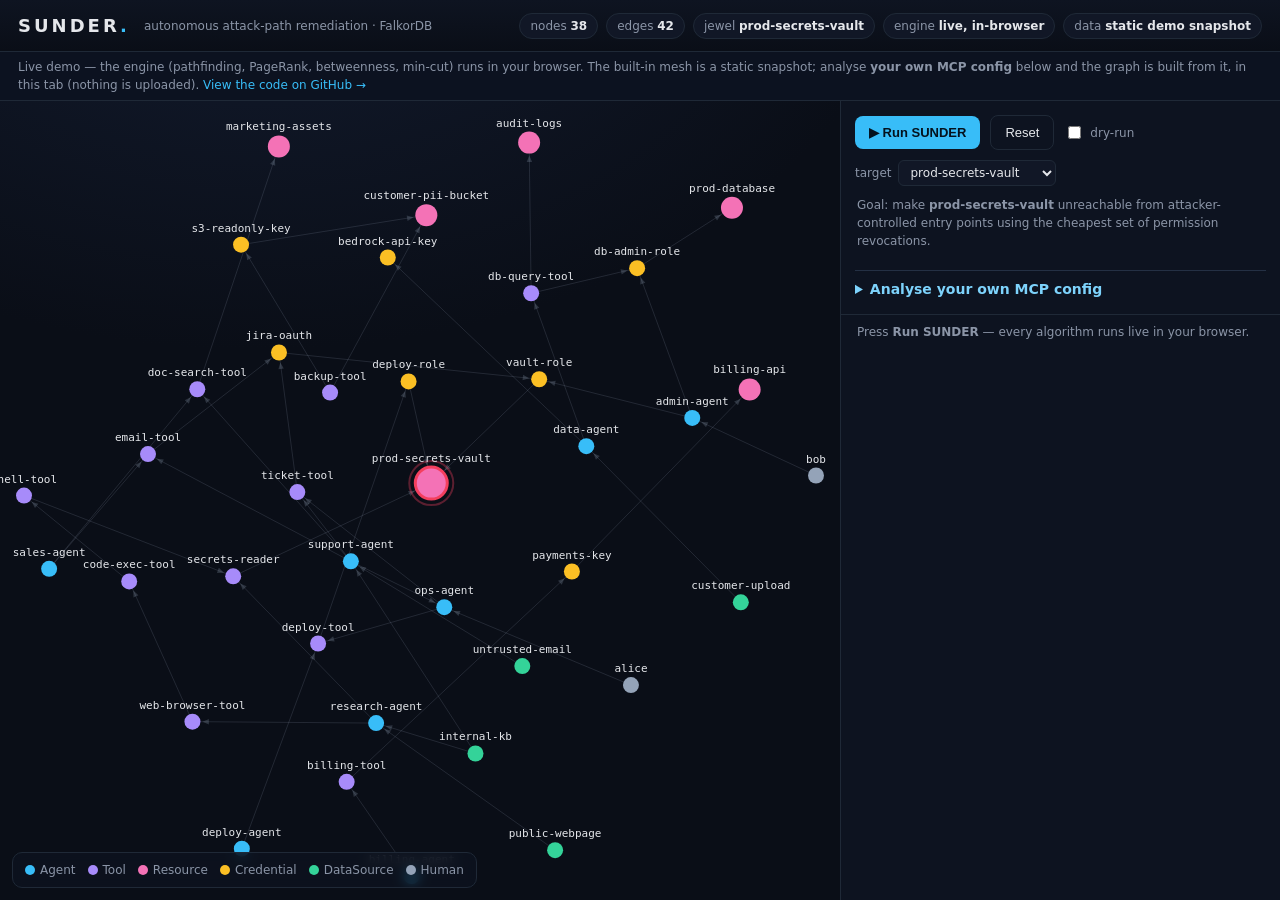
<file: docs/index.html>
<!doctype html>
<html lang="en">
<head>
  <meta charset="utf-8" />
  <meta name="viewport" content="width=device-width, initial-scale=1" />
  <title>SUNDER — live minimum-cut remediation for the AI agent mesh</title>
  <meta name="description" content="SUNDER finds and severs multi-hop privilege-escalation paths in an AI agent mesh using a minimum-cost cut. Runs live in your browser." />
  <link rel="stylesheet" href="style.css" />
</head>
<body>
  <header>
    <h1>SUNDER<span>.</span></h1>
    <span class="tag">autonomous attack-path remediation · FalkorDB</span>
    <div class="chips" id="chips"></div>
  </header>
  <div class="banner">
    Live demo — the engine (pathfinding, PageRank, betweenness, min-cut) runs in your browser. The built-in mesh is a static
    snapshot; analyse <b>your own MCP config</b> below and the graph is built from it, in this tab (nothing is uploaded).
    <a href="https://github.com/vishalbharadwaj-alt/sunder-graph-analyser">View the code on GitHub →</a>
  </div>
  <main>
    <div id="stage">
      <canvas id="graph"></canvas>
      <div id="legend"></div>
    </div>
    <aside>
      <div class="controls">
        <div class="row">
          <button id="run">▶ Run SUNDER</button>
          <button id="seed" class="ghost">Reset</button>
          <label class="ck"><input type="checkbox" id="dry" /> dry-run</label>
        </div>
        <div class="row">
          <label class="ck">target
            <select id="target"></select>
          </label>
        </div>
        <div class="hint" id="goal"></div>
        <details class="own" id="own">
          <summary>Analyse your own MCP config</summary>
          <div class="hint">Drop a <code>claude_desktop_config.json</code> / Cursor / VS Code <code>mcp.json</code>. It is parsed
            in this tab only; secret values are never stored (only a name and a short fingerprint).</div>
          <div class="row"><input type="file" id="files" accept=".json,application/json" multiple /></div>
          <textarea id="paste" rows="4" spellcheck="false" placeholder='or paste JSON: {"mcpServers": {...}}'></textarea>
          <div class="row">
            <input type="text" id="keep" placeholder="servers you must keep (comma-separated)" />
          </div>
          <div class="row">
            <button id="analyse">Build graph from my config</button>
            <button id="sample" class="ghost">Load sample configs</button>
            <button id="demo" class="ghost">Back to demo mesh</button>
          </div>
          <div class="hint" id="ownmsg"></div>
        </details>
      </div>
      <div class="trace" id="trace">
        <div class="hint">Press <b>Run SUNDER</b>. The agent surveys the mesh, enumerates attack paths,
          computes the minimum-cost cut, applies it, and proves the target is sealed — all live.</div>
      </div>
      <div class="report" id="report"></div>
    </aside>
  </main>
  <script src="engine.js?v=3"></script>
  <script src="ingest.js?v=4"></script>
  <script src="agent.js?v=3"></script>
  <script src="app.js?v=4"></script>
</body>
</html>
</file>
<file: docs/style.css>
:root {
  --bg: #0a0e17;
  --panel: #111726;
  --panel-2: #0d1320;
  --border: #1f2937;
  --text: #e5e7eb;
  --muted: #8b95a7;
  --accent: #38bdf8;
  --danger: #f43f5e;
  --cut: #f59e0b;
  --ok: #22c55e;
  --agent: #38bdf8;
  --tool: #a78bfa;
  --resource: #f472b6;
  --credential: #fbbf24;
  --datasource: #34d399;
  --human: #94a3b8;
}
* { box-sizing: border-box; }
html, body { margin: 0; height: 100%; }
body {
  background: radial-gradient(1200px 800px at 20% -10%, #131c30 0%, var(--bg) 55%);
  color: var(--text);
  font: 14px/1.5 ui-sans-serif, system-ui, -apple-system, Segoe UI, Roboto, monospace;
  display: flex; flex-direction: column; height: 100vh; overflow: hidden;
}
header {
  display: flex; align-items: center; gap: 14px;
  padding: 12px 18px; border-bottom: 1px solid var(--border);
  background: linear-gradient(180deg, #0e1421, #0a0e17);
}
header h1 { margin: 0; font-size: 18px; letter-spacing: 3px; font-weight: 700; }
header h1 span { color: var(--accent); }
.tag { color: var(--muted); font-size: 12px; }
.chips { display: flex; gap: 8px; margin-left: auto; flex-wrap: wrap; }
.chip {
  background: var(--panel); border: 1px solid var(--border); border-radius: 999px;
  padding: 3px 10px; font-size: 12px; color: var(--muted);
}
.chip b { color: var(--text); font-weight: 600; }
.banner {
  padding: 6px 18px; font-size: 12px; color: var(--muted);
  background: #0c1220; border-bottom: 1px solid var(--border);
}
.banner a { color: var(--accent); text-decoration: none; }
.main { }
main { flex: 1; display: flex; min-height: 0; }
#stage { flex: 1; position: relative; min-width: 0; }
#graph { width: 100%; height: 100%; display: block; }
#legend {
  position: absolute; left: 12px; bottom: 12px; display: flex; gap: 12px;
  background: rgba(13,19,32,.8); border: 1px solid var(--border);
  border-radius: 10px; padding: 8px 12px; font-size: 12px; color: var(--muted);
  backdrop-filter: blur(6px);
}
#legend i { display: inline-block; width: 10px; height: 10px; border-radius: 50%; margin-right: 5px; vertical-align: -1px; }
aside {
  width: 440px; border-left: 1px solid var(--border); background: var(--panel-2);
  display: flex; flex-direction: column; min-height: 0;
}
.controls { padding: 14px; border-bottom: 1px solid var(--border); display: flex; flex-direction: column; gap: 10px; }
.row { display: flex; align-items: center; gap: 10px; }
button {
  background: var(--accent); color: #04121e; border: 0; border-radius: 8px;
  padding: 9px 14px; font-weight: 700; cursor: pointer; font-size: 13px;
}
button:disabled { opacity: .5; cursor: default; }
button.ghost { background: transparent; border: 1px solid var(--border); color: var(--text); font-weight: 500; }
label.ck { color: var(--muted); font-size: 12px; display: flex; align-items: center; gap: 6px; }
select {
  background: var(--panel); color: var(--text); border: 1px solid var(--border);
  border-radius: 6px; padding: 4px 8px; font-size: 12px; font-family: inherit;
}
.trace { flex: 1; overflow-y: auto; padding: 8px 14px 20px; }
.step { border-left: 2px solid var(--border); padding: 8px 0 8px 12px; margin: 6px 0; }
.step.active { border-color: var(--accent); }
.step.ok { border-color: var(--ok); }
.step.fail { border-color: var(--danger); }
.step .t { font-size: 12px; color: var(--accent); font-weight: 700; }
.step .n { color: var(--muted); float: right; font-size: 11px; }
.step .why { color: var(--muted); font-size: 12px; margin: 3px 0; }
.step .out { font-size: 12px; }
.report {
  margin: 10px 14px; padding: 12px; border: 1px solid var(--border); border-radius: 10px;
  background: var(--panel); white-space: pre-wrap; font-size: 12.5px; display: none;
}
.report.show { display: block; }
.report h3 { margin: 0 0 8px; font-size: 13px; letter-spacing: 1px; color: var(--accent); }
.badge { display: inline-block; padding: 1px 7px; border-radius: 6px; font-size: 11px; font-weight: 700; }
.badge.ok { background: rgba(34,197,94,.15); color: var(--ok); }
.badge.warn { background: rgba(245,158,11,.15); color: var(--cut); }
.badge.bad { background: rgba(244,63,94,.15); color: var(--danger); }
.hint { color: var(--muted); font-size: 12px; padding: 0 2px; }
@media (max-width: 820px) {
  main { flex-direction: column; }
  aside { width: auto; border-left: 0; border-top: 1px solid var(--border); height: 55%; }
}

/* analyse-your-own-config panel */
.own { margin-top: 10px; border-top: 1px solid #243044; padding-top: 8px; }
.own summary { cursor: pointer; font-weight: 600; color: #7dd3fc; }
.own textarea, .own input[type=text] { width: 100%; box-sizing: border-box; background: #0b1220; color: #e2e8f0;
  border: 1px solid #243044; border-radius: 6px; padding: 6px 8px; font: 12px ui-monospace, monospace; margin-top: 6px; }
.own .row { flex-wrap: wrap; gap: 6px; margin-top: 6px; }
.own code { background: #0b1220; padding: 0 4px; border-radius: 3px; }
</file>
